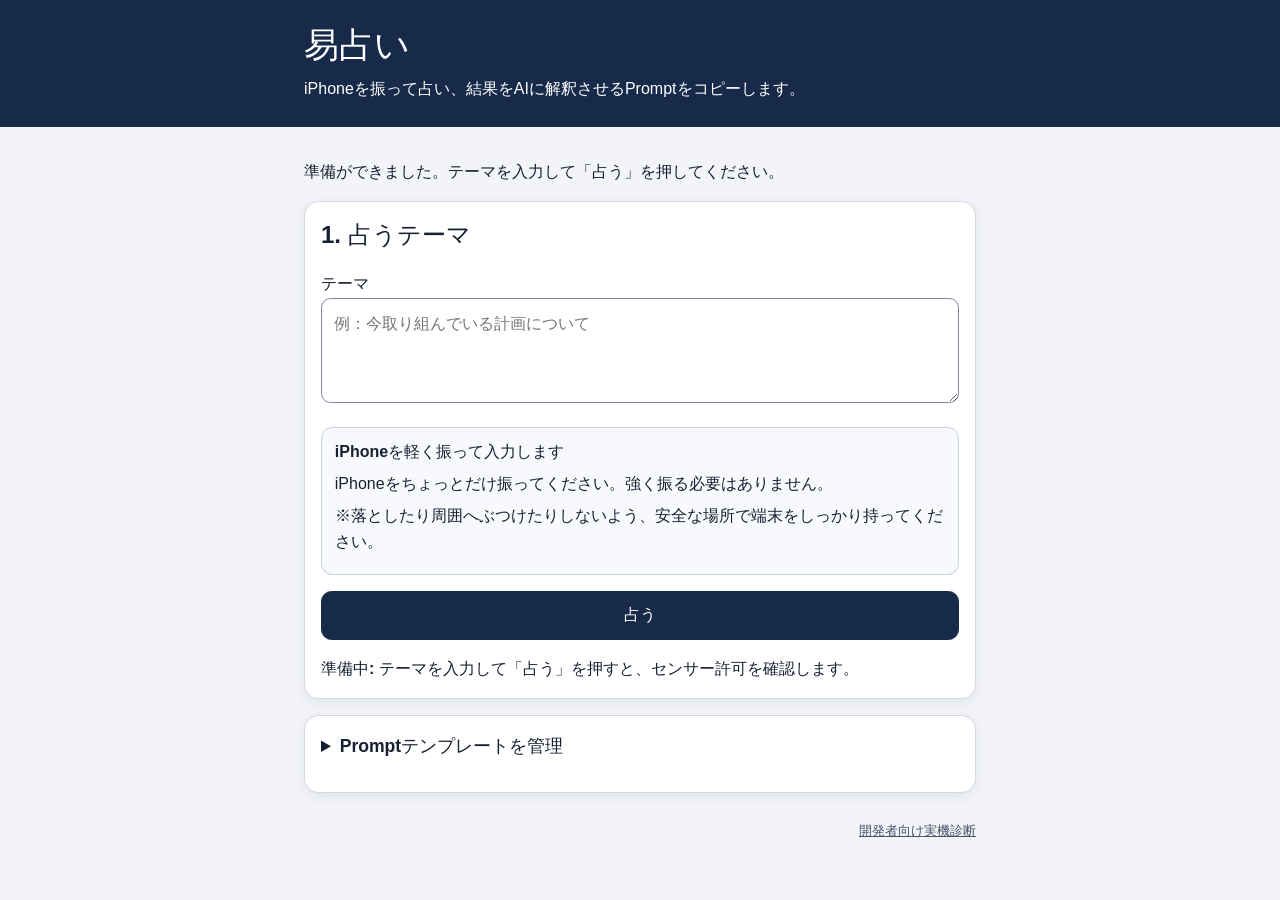
<file: index.html>
<!doctype html>
<html lang="ja">
  <head>
    <meta charset="UTF-8">
    <meta name="viewport" content="width=device-width, initial-scale=1, viewport-fit=cover">
    <meta name="theme-color" content="#172a4a">
    <meta name="mobile-web-app-capable" content="yes">
    <meta name="apple-mobile-web-app-capable" content="yes">
    <meta name="apple-mobile-web-app-status-bar-style" content="default">
    <meta name="apple-mobile-web-app-title" content="易占い">
    <title>易占い</title>
    <link rel="manifest" href="./manifest.webmanifest">
    <link rel="apple-touch-icon" sizes="180x180" href="./icons/apple-touch-icon.png">
    <link rel="stylesheet" href="./styles.css">
    <script type="module" src="./js/app.mjs"></script>
    <script type="module" src="./js/register-sw.mjs"></script>
  </head>
  <body>
    <header class="app-header">
      <div class="app-header__inner">
        <p class="eyebrow"></p>
        <h1>易占い</h1>
        <p>iPhoneを振って占い、結果をAIに解釈させるPromptをコピーします。</p>
      </div>
    </header>

    <main class="app-shell">
      <p id="app-status" class="status-message" role="status" aria-live="polite">
        初期データを読み込んでいます。
      </p>

      <section class="card" aria-labelledby="fortune-heading">
        <h2 id="fortune-heading">1. 占うテーマ</h2>
        <label for="theme-input">テーマ</label>
        <textarea
          id="theme-input"
          rows="3"
          autocomplete="off"
          placeholder="例：今取り組んでいる計画について"
        ></textarea>
        <div class="motion-guidance" aria-labelledby="motion-guidance-heading">
          <h3 id="motion-guidance-heading">iPhoneを軽く振って入力します</h3>
          <p>iPhoneをちょっとだけ振ってください。強く振る必要はありません。</p>
          <p>※落としたり周囲へぶつけたりしないよう、安全な場所で端末をしっかり持ってください。</p>
        </div>
        <button id="fortune-button" class="primary-button" type="button">占う</button>
        <p id="fortune-status" class="status-message" role="status" aria-live="polite">
          準備中: 初期化の完了を待っています。
        </p>

        <section
          id="pointer-fallback-panel"
          class="pointer-fallback"
          aria-labelledby="pointer-fallback-heading"
          hidden
        >
          <h3 id="pointer-fallback-heading">指でなぞる物理入力へ切り替える</h3>
          <p id="pointer-fallback-reason" class="status-message" role="alert"></p>
          <p>
            センサーを利用できませんので、画面を指でなぞって占います。開始ボタンを押してください。単一タップでは完了しません。
          </p>
          <button id="pointer-start-button" type="button">
            Pointer入力を開始
          </button>
          <div
            id="pointer-input-area"
            class="pointer-input-area"
            role="group"
            tabindex="0"
            aria-label="1本の指で短時間なぞるPointer入力専用領域"
            aria-describedby="pointer-input-instructions pointer-status"
          >
            <p id="pointer-input-instructions">この領域の内側から、1本の指で短時間なぞってください。</p>
          </div>
          <p id="pointer-status" class="status-message" role="status" aria-live="polite"></p>
        </section>
      </section>

      <section id="result-section" class="card" aria-labelledby="result-heading" hidden>
        <h2 id="result-heading">2. 占い結果</h2>
        <dl class="result-summary">
          <div>
            <dt>本卦</dt>
            <dd id="primary-name"></dd>
          </div>
          <div>
            <dt>変爻</dt>
            <dd id="changing-label"></dd>
          </div>
          <div>
            <dt>之卦</dt>
            <dd id="changed-name"></dd>
          </div>
        </dl>

        <div class="hexagram-comparison">
          <figure class="hexagram-card">
            <figcaption>本卦 <span id="primary-diagram-name"></span></figcaption>
            <div
              id="primary-lines"
              class="hexagram-lines"
              role="group"
              aria-label="本卦の六爻。上爻から初爻の順"
            ></div>
          </figure>
        </div>

        <div class="text-sections">
          <details>
            <summary>本卦の卦辞</summary>
            <p id="primary-kaji" class="preserve-text"></p>
            <p id="primary-other" class="preserve-text supplementary-text"></p>
          </details>
          <details>
            <summary id="primary-yao-summary">本卦の爻辞</summary>
            <p id="primary-yao" class="preserve-text"></p>
            <p id="primary-yao-other" class="preserve-text supplementary-text"></p>
          </details>
          <details>
            <summary>之卦の卦辞</summary>
            <p id="changed-kaji" class="preserve-text"></p>
            <p id="changed-other" class="preserve-text supplementary-text"></p>
          </details>
        </div>
      </section>

      <section id="prompt-section" class="card" aria-labelledby="prompt-heading" hidden>
        <h2 id="prompt-heading">3. Promptを確認・コピー</h2>
        <label for="template-select">Promptテンプレート</label>
        <select id="template-select"></select>
        <label for="prompt-preview">生成Prompt</label>
        <textarea id="prompt-preview" rows="10" spellcheck="false"></textarea>
        <button id="copy-prompt-button" class="primary-button" type="button">
          Promptをコピー
        </button>
        <p id="copy-status" class="status-message" role="status" aria-live="polite"></p>
      </section>

      <details id="template-management" class="card management-card">
        <summary>Promptテンプレートを管理</summary>
        <div class="management-content">
          <p>選択中のテンプレートを編集するか、新しい名前で追加できます。</p>

          <label for="template-management-select">編集するテンプレート</label>
          <select id="template-management-select"></select>
          <label for="template-name-input">テンプレート名</label>
          <input id="template-name-input" type="text" autocomplete="off">
          <label for="template-body-input">テンプレート本文</label>
          <textarea id="template-body-input" rows="9" spellcheck="false"></textarea>

          <div class="button-grid" role="group" aria-label="テンプレート編集操作">
            <button id="template-add-button" type="button">追加</button>
            <button id="template-rename-button" type="button">名称変更</button>
            <button id="template-save-button" type="button">本文を保存</button>
            <button id="template-delete-button" class="danger-button" type="button">削除</button>
          </div>

          <section class="help-panel" aria-labelledby="placeholder-help-heading">
            <h3 id="placeholder-help-heading">利用できるプレースホルダー</h3>
            <dl id="placeholder-help-list"></dl>
            <p id="brace-help"></p>
          </section>

          <section class="backup-panel" aria-labelledby="backup-heading">
            <h3 id="backup-heading">JSONバックアップ</h3>
            <button id="template-export-button" type="button">JSONをエクスポート</button>
            <label for="template-import-file">JSONをインポート</label>
            <input
              id="template-import-file"
              type="file"
              accept="application/json,.json"
            >
            <button id="template-import-prepare-button" type="button">
              import内容を検証
            </button>
            <p id="template-import-summary" class="import-summary" hidden></p>
            <button
              id="template-import-apply-button"
              type="button"
              aria-describedby="template-import-summary"
              disabled
            >
              確認した内容で置き換える
            </button>
          </section>

          <p id="template-status" class="status-message" role="status" aria-live="polite"></p>
        </div>
      </details>
    </main>
    <footer class="app-footer">
      <a href="./diagnostics.html">開発者向け実機診断</a>
    </footer>
  </body>
</html>
</file>
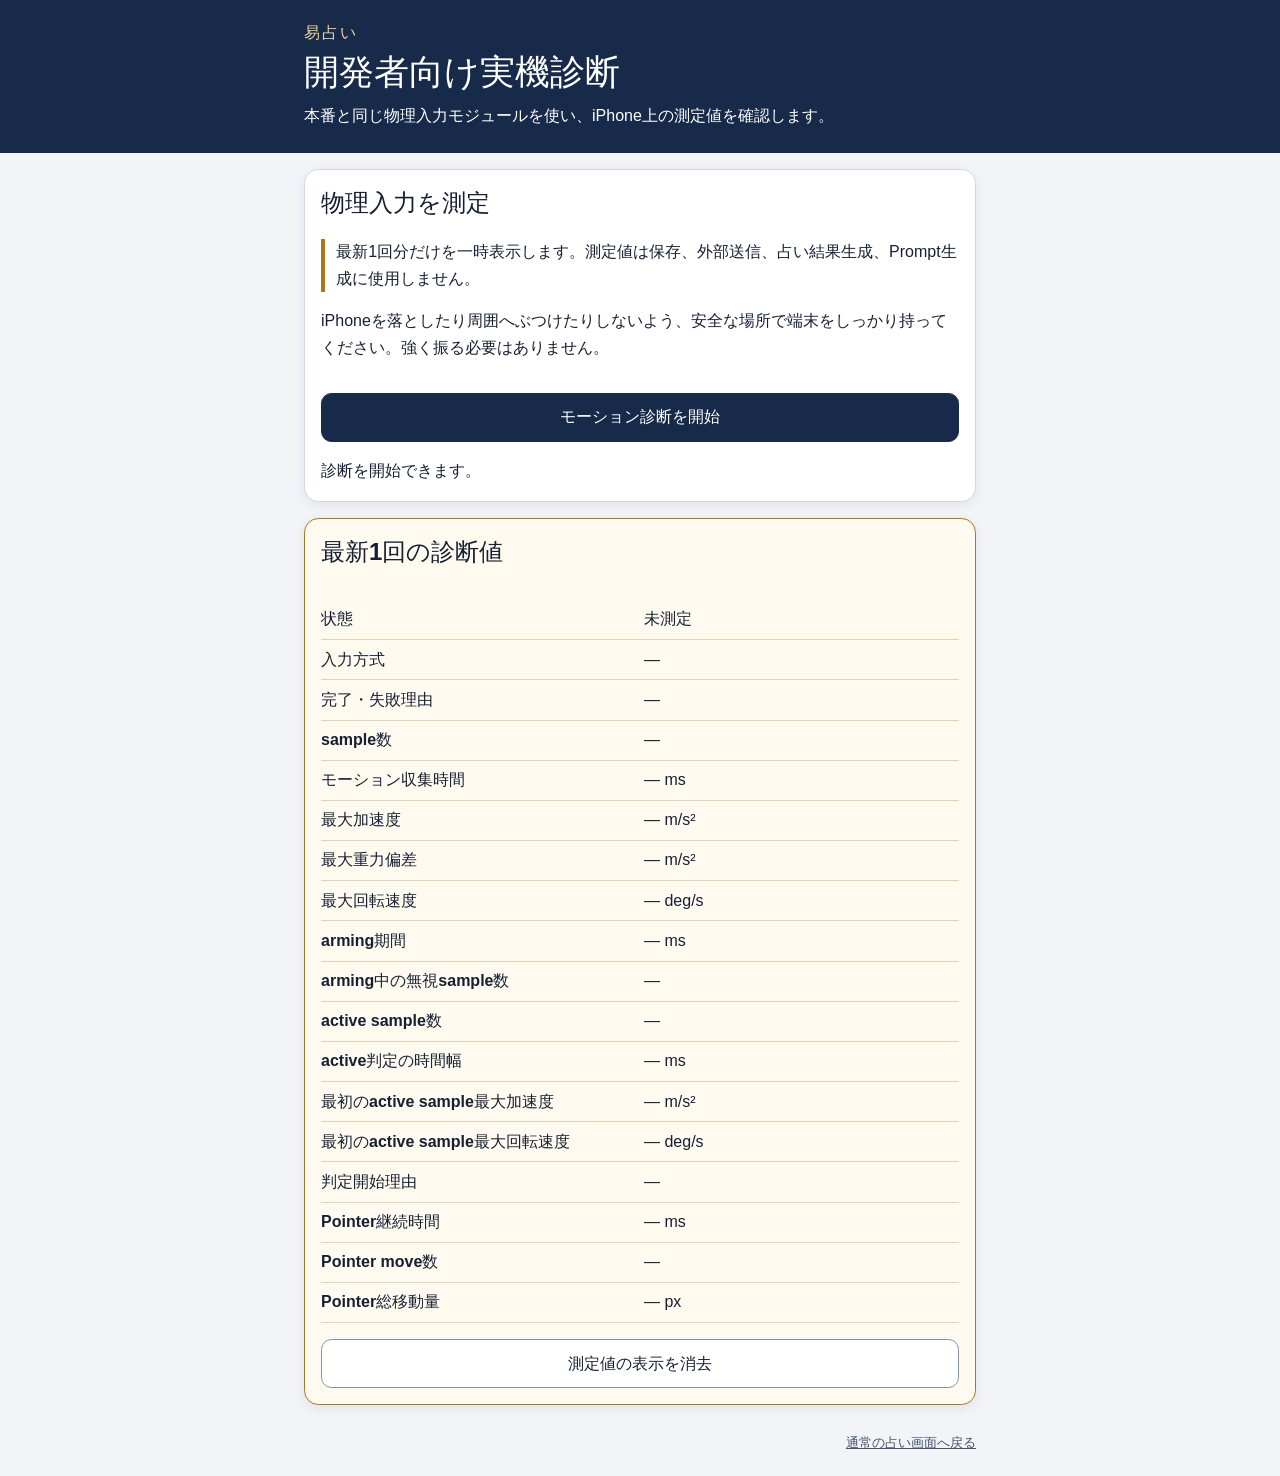
<file: diagnostics.html>
<!doctype html>
<html lang="ja">
  <head>
    <meta charset="UTF-8">
    <meta name="viewport" content="width=device-width, initial-scale=1, viewport-fit=cover">
    <meta name="theme-color" content="#172a4a">
    <title>開発者向け実機診断 - 易占い</title>
    <link rel="stylesheet" href="./styles.css">
    <script type="module" src="./js/diagnostics-app.mjs"></script>
  </head>
  <body>
    <header class="app-header">
      <div class="app-header__inner">
        <p class="eyebrow">易占い</p>
        <h1>開発者向け実機診断</h1>
        <p>本番と同じ物理入力モジュールを使い、iPhone上の測定値を確認します。</p>
      </div>
    </header>

    <main class="app-shell">
      <section class="card" aria-labelledby="diagnostic-input-heading">
        <h2 id="diagnostic-input-heading">物理入力を測定</h2>
        <p class="diagnostics-note">
          最新1回分だけを一時表示します。測定値は保存、外部送信、占い結果生成、Prompt生成に使用しません。
        </p>
        <p>
          iPhoneを落としたり周囲へぶつけたりしないよう、安全な場所で端末をしっかり持ってください。強く振る必要はありません。
        </p>
        <div class="diagnostics-actions">
          <button id="diagnostics-motion-button" class="primary-button" type="button">
            モーション診断を開始
          </button>
        </div>
        <p id="diagnostics-operation-status" class="status-message" role="status" aria-live="polite">
          診断を開始できます。
        </p>

        <section
          id="diagnostics-pointer-panel"
          class="pointer-fallback"
          aria-labelledby="diagnostics-pointer-heading"
          hidden
        >
          <h3 id="diagnostics-pointer-heading">Pointer fallbackを診断</h3>
          <p id="diagnostics-pointer-reason" class="status-message" role="alert"></p>
          <p>切り替える場合だけ開始ボタンを押し、1本の指で専用領域を短時間なぞってください。</p>
          <button id="diagnostics-pointer-button" type="button">Pointer診断を開始</button>
          <div
            id="diagnostics-pointer-area"
            class="pointer-input-area"
            role="group"
            tabindex="0"
            aria-label="1本の指で短時間なぞる診断用Pointer入力領域"
            aria-describedby="diagnostics-operation-status"
          >
            この領域の内側から、1本の指で短時間なぞってください。
          </div>
        </section>
      </section>

      <section class="card diagnostics-card" aria-labelledby="diagnostic-values-heading">
        <h2 id="diagnostic-values-heading">最新1回の診断値</h2>
        <div class="diagnostics-content">
          <dl class="diagnostics-values" aria-live="polite">
            <div><dt>状態</dt><dd id="diagnostics-status">未測定</dd></div>
            <div><dt>入力方式</dt><dd id="diagnostics-input-mode">—</dd></div>
            <div><dt>完了・失敗理由</dt><dd id="diagnostics-reason">—</dd></div>
            <div><dt>sample数</dt><dd id="diagnostics-sample-count">—</dd></div>
            <div><dt>モーション収集時間</dt><dd><span id="diagnostics-motion-duration">—</span> ms</dd></div>
            <div><dt>最大加速度</dt><dd><span id="diagnostics-max-acceleration">—</span> m/s²</dd></div>
            <div><dt>最大重力偏差</dt><dd><span id="diagnostics-max-gravity-deviation">—</span> m/s²</dd></div>
            <div><dt>最大回転速度</dt><dd><span id="diagnostics-max-rotation">—</span> deg/s</dd></div>
            <div><dt>arming期間</dt><dd><span id="diagnostics-arming-duration">—</span> ms</dd></div>
            <div><dt>arming中の無視sample数</dt><dd id="diagnostics-arming-ignored-count">—</dd></div>
            <div><dt>active sample数</dt><dd id="diagnostics-active-sample-count">—</dd></div>
            <div><dt>active判定の時間幅</dt><dd><span id="diagnostics-active-window">—</span> ms</dd></div>
            <div><dt>最初のactive sample最大加速度</dt><dd><span id="diagnostics-first-active-acceleration">—</span> m/s²</dd></div>
            <div><dt>最初のactive sample最大回転速度</dt><dd><span id="diagnostics-first-active-rotation">—</span> deg/s</dd></div>
            <div><dt>判定開始理由</dt><dd id="diagnostics-detection-start-reason">—</dd></div>
            <div><dt>Pointer継続時間</dt><dd><span id="diagnostics-pointer-duration">—</span> ms</dd></div>
            <div><dt>Pointer move数</dt><dd id="diagnostics-pointer-move-count">—</dd></div>
            <div><dt>Pointer総移動量</dt><dd><span id="diagnostics-pointer-distance">—</span> px</dd></div>
          </dl>
          <button id="diagnostics-clear-button" type="button">測定値の表示を消去</button>
        </div>
      </section>
    </main>

    <footer class="app-footer">
      <a href="./index.html">通常の占い画面へ戻る</a>
    </footer>
  </body>
</html>
</file>
<file: styles.css>
:root {
  color-scheme: light;
  font-family: -apple-system, BlinkMacSystemFont, "Hiragino Sans", "Yu Gothic UI", sans-serif;
  color: #172033;
  background: #f2f4f8;
  font-synthesis: none;
}

* {
  box-sizing: border-box;
}

body {
  margin: 0;
  min-width: 20rem;
  background: #f2f4f8;
  line-height: 1.65;
}

button,
input,
select,
textarea {
  font: inherit;
}

button,
select,
input[type="file"] {
  min-height: 2.75rem;
}

button {
  border: 1px solid #8290a8;
  border-radius: 0.65rem;
  padding: 0.65rem 1rem;
  color: #172033;
  background: #fff;
  cursor: pointer;
}

button:hover {
  background: #edf1f7;
}

button:disabled {
  cursor: not-allowed;
  opacity: 0.55;
}

button:focus-visible,
input:focus-visible,
select:focus-visible,
textarea:focus-visible,
summary:focus-visible {
  outline: 3px solid #c08a24;
  outline-offset: 2px;
}

label {
  display: block;
  margin-top: 0.85rem;
  font-weight: 700;
}

input[type="text"],
select,
textarea {
  width: 100%;
  border: 1px solid #7c899f;
  border-radius: 0.6rem;
  padding: 0.75rem;
  color: #172033;
  background: #fff;
}

textarea {
  resize: vertical;
}

.app-header {
  color: #fff;
  background: #172a4a;
}

.app-header__inner,
.app-shell,
.app-footer {
  width: min(100%, 44rem);
  margin: 0 auto;
}

.app-header__inner {
  padding: calc(1.25rem + env(safe-area-inset-top)) max(1rem, env(safe-area-inset-right)) 1.5rem max(1rem, env(safe-area-inset-left));
}

.app-header h1 {
  margin: 0.15rem 0 0.5rem;
  font-size: clamp(1.6rem, 7vw, 2.2rem);
  line-height: 1.3;
}

.app-header p {
  margin: 0;
}

.eyebrow {
  color: #ead29a;
  font-weight: 800;
  letter-spacing: 0.12em;
}

.app-shell {
  display: grid;
  grid-template-columns: minmax(0, 1fr);
  gap: 1rem;
  padding: 1rem max(1rem, env(safe-area-inset-right)) calc(1.5rem + env(safe-area-inset-bottom)) max(1rem, env(safe-area-inset-left));
}

.card {
  min-width: 0;
  border: 1px solid #d1d7e2;
  border-radius: 0.9rem;
  padding: 1rem;
  background: #fff;
  box-shadow: 0 0.2rem 0.7rem rgb(23 42 74 / 8%);
}

.card h2,
.card h3 {
  margin-top: 0;
  line-height: 1.4;
}

.primary-button {
  width: 100%;
  margin-top: 1rem;
  border-color: #172a4a;
  color: #fff;
  background: #172a4a;
  font-weight: 800;
}

.primary-button:hover {
  background: #243f69;
}

.motion-guidance,
.pointer-fallback {
  margin-top: 1rem;
  border: 1px solid #c7d1df;
  border-radius: 0.7rem;
  padding: 0.8rem;
  background: #f7f9fc;
}

.motion-guidance h3,
.pointer-fallback h3 {
  margin: 0 0 0.45rem;
  font-size: 1rem;
}

.motion-guidance p,
.pointer-fallback p {
  margin: 0.35rem 0;
}

.pointer-fallback > button {
  width: 100%;
  margin-top: 0.7rem;
  border-color: #172a4a;
  font-weight: 800;
}

.pointer-input-area {
  display: grid;
  place-items: center;
  min-height: 9rem;
  margin-top: 0.8rem;
  border: 0.18rem dashed #586b89;
  border-radius: 0.75rem;
  padding: 1rem;
  color: #273853;
  background: #eaf0f8;
  text-align: center;
  touch-action: none;
  user-select: none;
  -webkit-user-select: none;
  overscroll-behavior: contain;
}

.pointer-input-area:focus-visible {
  outline: 3px solid #c08a24;
  outline-offset: 2px;
}

.diagnostics-card {
  border-color: #a9781a;
  background: #fffaf0;
}

.diagnostics-content {
  padding-top: 0.75rem;
}

.diagnostics-content > p {
  margin-top: 0;
}

.diagnostics-values {
  display: grid;
  grid-template-columns: minmax(0, 1fr);
  gap: 0;
  margin: 0 0 1rem;
}

.diagnostics-values div {
  display: grid;
  grid-template-columns: minmax(8.5rem, 1fr) minmax(0, 1fr);
  gap: 0.5rem;
  border-bottom: 1px solid #e1d3b5;
  padding: 0.4rem 0;
}

.diagnostics-values dt {
  font-weight: 700;
}

.diagnostics-values dd {
  margin: 0;
  overflow-wrap: anywhere;
}

.diagnostics-content > button {
  width: 100%;
}

.diagnostics-actions {
  display: grid;
  gap: 0.7rem;
}

.diagnostics-actions button {
  width: 100%;
}

.diagnostics-note {
  border-left: 0.3rem solid #a9781a;
  padding-left: 0.7rem;
}

.danger-button {
  border-color: #982e37;
  color: #7f1e27;
  font-weight: 700;
}

.status-message {
  min-height: 1.6em;
  margin-bottom: 0;
  font-weight: 650;
}

.status-message[data-state="error"] {
  border-left: 0.3rem solid #a12a35;
  padding-left: 0.65rem;
  color: #751a23;
}

.status-message[data-state="success"] {
  border-left: 0.3rem solid #287347;
  padding-left: 0.65rem;
  color: #185635;
}

.result-summary {
  display: grid;
  grid-template-columns: 1fr;
  gap: 0.5rem;
  margin: 0 0 1rem;
}

.result-summary div {
  display: grid;
  grid-template-columns: 4rem 1fr;
  gap: 0.5rem;
  border-bottom: 1px solid #e0e4eb;
  padding: 0.45rem 0;
}

.result-summary dt {
  font-weight: 700;
}

.result-summary dd {
  margin: 0;
  font-weight: 800;
}

.hexagram-comparison {
  display: grid;
  grid-template-columns: minmax(0, 1fr);
  gap: 1rem;
}

.hexagram-card {
  margin: 0;
  border: 1px solid #d6dce6;
  border-radius: 0.75rem;
  padding: 0.85rem;
  background: #f8f9fc;
}

.hexagram-card figcaption {
  margin-bottom: 0.6rem;
  text-align: center;
  font-weight: 800;
}

.hexagram-lines {
  display: grid;
  gap: 0.48rem;
  width: min(100%, 18rem);
  margin: 0 auto;
}

.yao-line {
  position: relative;
  display: flex;
  align-items: center;
  justify-content: center;
  gap: 18%;
  min-height: 1.65rem;
  border-radius: 0.35rem;
  padding: 0.35rem 2.6rem 0.35rem 0.35rem;
}

.yao-line.changing {
  outline: 2px solid #b27a15;
  outline-offset: 1px;
  background: #fff8e7;
}

.yao-segment {
  display: block;
  height: 0.48rem;
  border-radius: 1rem;
  background: #172a4a;
}

.yao-line.yang .yao-segment {
  width: 82%;
}

.yao-line.yin .yao-segment {
  width: 32%;
}

.changing-badge {
  position: absolute;
  right: 0.35rem;
  font-size: 0.75rem;
  font-weight: 800;
  color: #6e4800;
}

.text-sections {
  margin-top: 1rem;
}

details {
  border-top: 1px solid #dce1e9;
  padding-top: 0.75rem;
}

details + details {
  margin-top: 0.75rem;
}

summary {
  min-height: 2.75rem;
  cursor: pointer;
  font-weight: 800;
}

.preserve-text {
  white-space: pre-wrap;
  overflow-wrap: anywhere;
}

.supplementary-text {
  color: #47536a;
}

.management-card > summary {
  font-size: 1.1rem;
}

.management-content {
  padding-top: 0.75rem;
}

.button-grid {
  display: grid;
  grid-template-columns: 1fr;
  gap: 0.6rem;
  margin-top: 1rem;
}

.help-panel,
.backup-panel {
  margin-top: 1.25rem;
  border-top: 1px solid #dce1e9;
  padding-top: 1rem;
}

.help-panel dl {
  display: grid;
  grid-template-columns: minmax(8rem, auto) 1fr;
  gap: 0.35rem 0.7rem;
}

.help-panel dt {
  font-family: ui-monospace, SFMono-Regular, Menlo, monospace;
  font-weight: 800;
}

.help-panel dd {
  margin: 0;
}

.backup-panel > * + * {
  margin-top: 0.75rem;
}

.backup-panel button {
  width: 100%;
}

.import-summary {
  border: 1px solid #a9781a;
  border-radius: 0.5rem;
  padding: 0.65rem;
  background: #fff8e7;
  font-weight: 700;
}

[hidden] {
  display: none !important;
}

.app-footer {
  padding: 0 max(1rem, env(safe-area-inset-right)) calc(1.25rem + env(safe-area-inset-bottom)) max(1rem, env(safe-area-inset-left));
  text-align: right;
}

.app-footer a {
  color: #47536a;
  font-size: 0.82rem;
}

@media (display-mode: standalone) {
  body {
    overscroll-behavior-y: none;
  }
}

@media (min-width: 34rem) {
  .button-grid {
    grid-template-columns: 1fr 1fr;
  }
}
</file>
